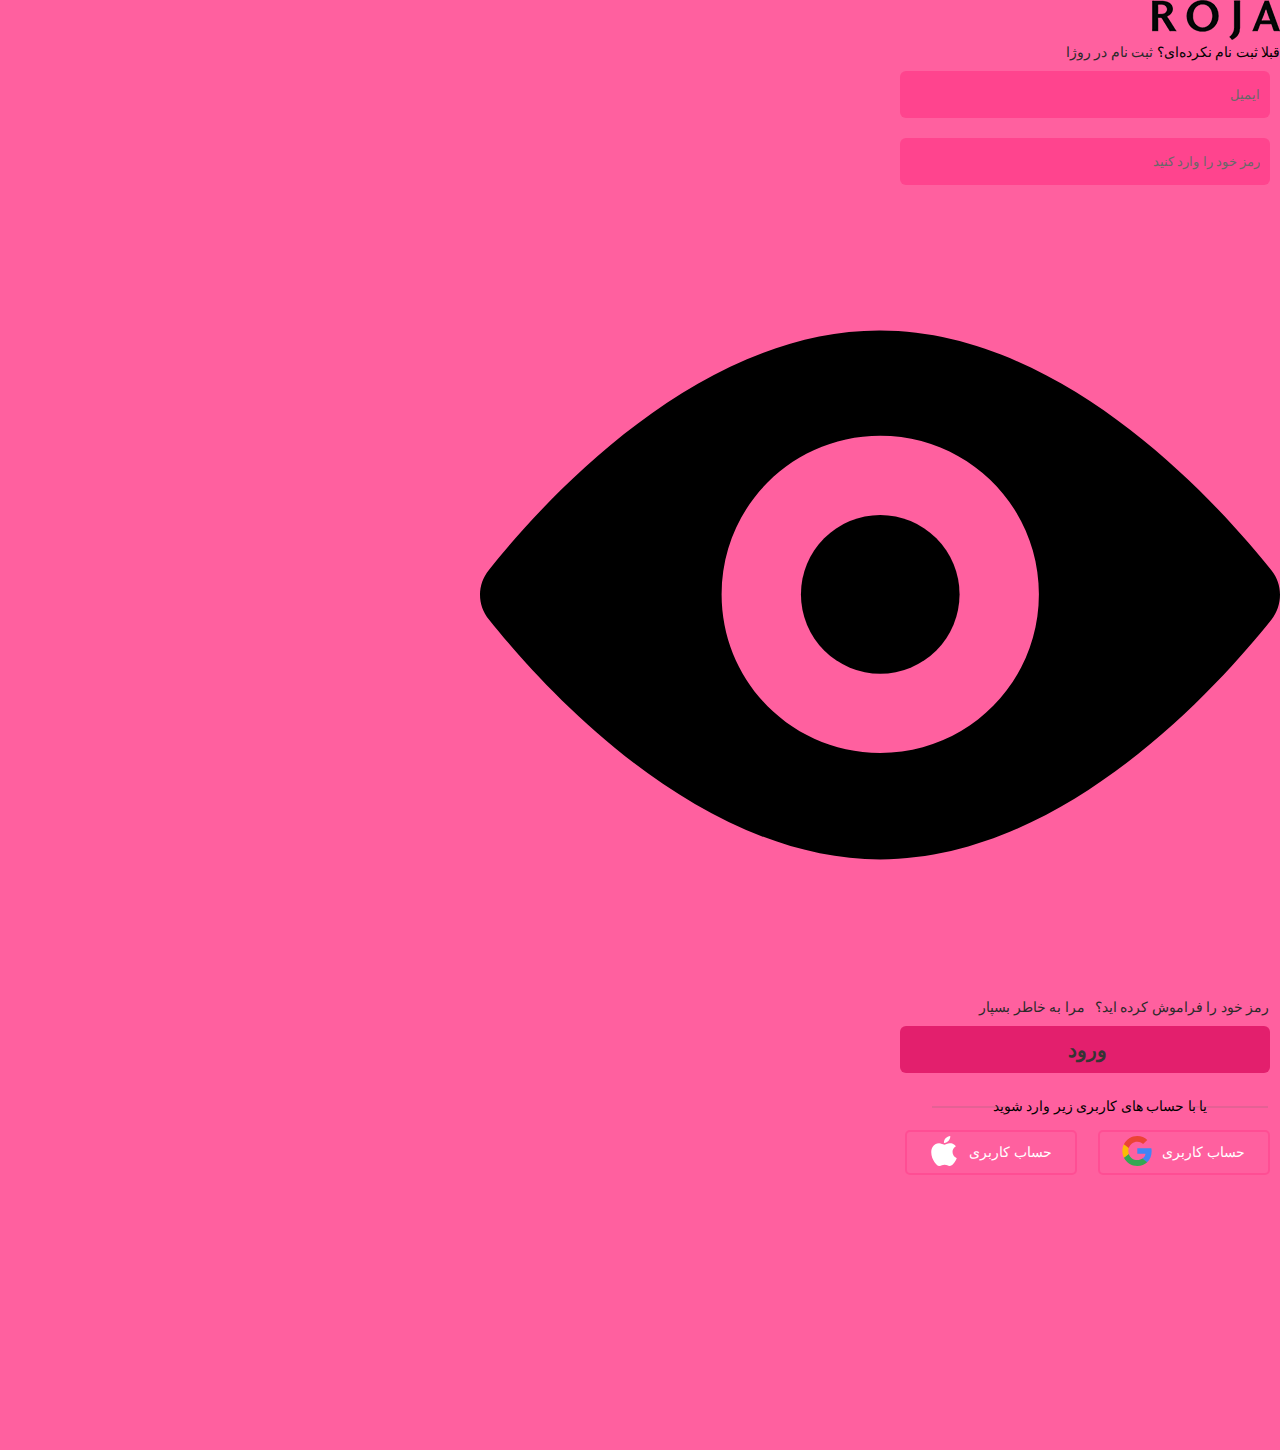
<file: login.html>
<!DOCTYPE html>
<html lang="en">

<head>
    <meta charset="UTF-8">
    <meta name="viewport" content="width=device-width, initial-scale=1.0">
    <title>login</title>
    <link rel="stylesheet" href="./css/style-login.css">
</head>

<body>
    <div class="container">
        <div class="login-boxes">
            <div>
                <img src="./img/footer/logo.png" alt="">
            </div>
            <div class="span-top-box">
                <span>قبلا ثبت نام نکرده‌ای؟
                    <a href="./register.html">ثبت نام در روژا</a>
                </span>
            </div>
            <div class="form-box">
                <form action="">

                    <div class="input-middle">
                        <input type="text" placeholder="ایمیل">
                    </div>
                    <div class="input-middle">
                        <input type="text" placeholder="رمز خود را وارد کنید">
                        <div class="eye-box">
                            <img src="./img/login/visible-eye-svgrepo-com.svg" alt="">
                        </div>
                    </div>
                    <div class="check-boxes">

                        <a class="forget-pass-text" href=""> رمز خود را فراموش کرده اید؟ </a>
                        <div class="remember-me-boxes">
                            <a href="">مرا به خاطر بسپار</a>
                            <div class="remember-me-box">
                                <span></span>
                            </div>
                        </div>

                    </div>
                    <div class="input-down">
                        <input type="submit" value="ورود ">
                    </div>
                </form>
            </div>
               <div class="between-form-and-button">
                    <span> یا با حساب های کاربری زیر وارد شوید</span>
                </div>
                <div class="bottom-box">
                    <div class="button-box-bottom">
                        <div>
                            <a href="">
                                <span> حساب کاربری</span>
                            </a>
                        </div>
                        <div>
                            <img src="./img/register/google-icon-logo-svgrepo-com.svg" alt="">

                        </div>
                    </div>
                    <div class="button-box-bottom">
                        <div>
                            <a href="">
                                <span> حساب کاربری</span>
                            </a>
                        </div>
                        <div>
                            <img src="./img/register/apple-173-svgrepo-com (1).svg" alt="">

                        </div>
                    </div>
                </div>
        </div>

    </div>
</body>

</html>
</file>
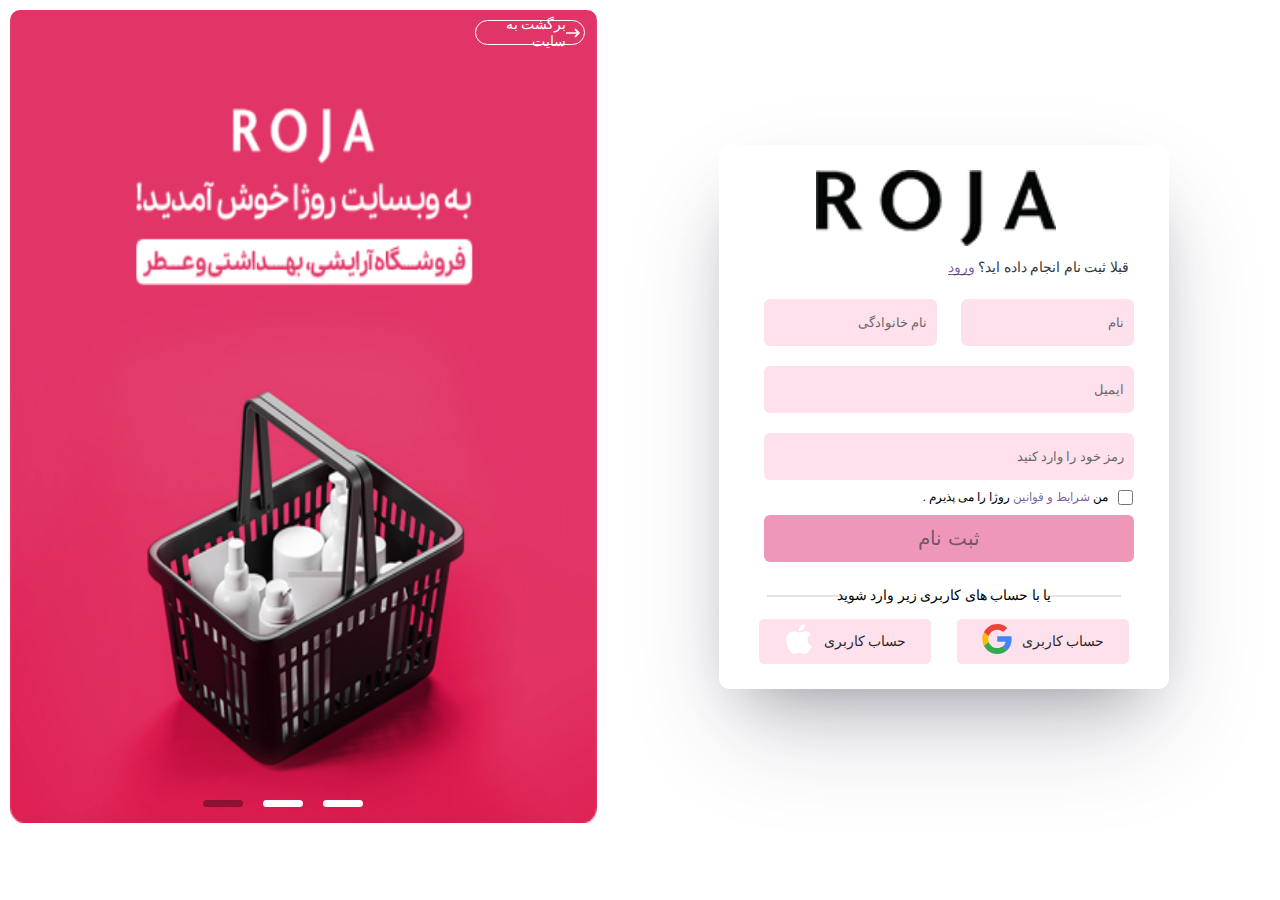
<file: register.html>
<!DOCTYPE html>
<html lang="en">

<head>
    <meta charset="UTF-8">
    <meta name="viewport" content="width=device-width, initial-scale=1.0">
    <title>register rojaShop</title>
    <link rel="stylesheet" href="./css/style-register.css">
</head>

<body>
    <div class="container">
        <div class="container-right">
            <div class="content-boxes">
                <div class="logo-box">
                    <img src="./img/header/logo-header.png" alt="">
                </div>
                <div class="right-span">
                    <span>قبلا ثبت نام انجام داده اید؟
                        <a href="">ورود</a>
                    </span>
                </div>
                <div class="form-box">
                    <form action="">
                        <div class="input-top">
                            <input type="text" placeholder="نام">
                            <input type="text" placeholder="نام خانوادگی">
                        </div>
                        <div class="input-middle">
                            <input type="text" placeholder="ایمیل">
                        </div>
                        <div class="input-middle">
                            <input type="text" placeholder="رمز خود را وارد کنید">
                        </div>
                        <div class="check-boxes">
                            <input type="checkbox">
                            <span>من <a href="">شرایط و قوانین </a> روژا را می پذیرم .</span>
                        </div>
                        <div class="input-down">
                            <input type="submit" value="ثبت نام">
                        </div>
                    </form>
                </div>

                <div class="between-form-and-button">
                    <span> یا با حساب های کاربری زیر وارد شوید</span>
                </div>
                <div class="bottom-box">
                    <div class="button-box-bottom">
                        <div>
                            <a href="www.apple.com">
                                <span> حساب کاربری</span>
                            </a>
                        </div>
                        <div>
                            <img src="./img/register/google-icon-logo-svgrepo-com.svg" alt="">

                        </div>
                    </div>
                    <div class="button-box-bottom">
                        <div>
                            <a href="www.gmail.com">
                                <span> حساب کاربری</span>
                            </a>
                        </div>
                        <div>
                            <img src="./img/register/apple-173-svgrepo-com (1).svg" alt="">

                        </div>
                    </div>
                </div>


            </div>
        </div>
        <div class="container-left">
            <div class="img-box">
                <img src="./img/register/login-image.png" alt="">

            </div>
            <div class="return-button">
                <img src="./img/register/right-direction-svgrepo-com (1).svg" alt="">
                <a href="./index.html">برگشت به سایت </a>

            </div>
            <div class="button-slider">
                <span></span>
                <span></span>
                <span></span>
            </div>
        </div>
    </div>
</body>

</html>
</file>
<file: css/style-login.css>
* {
  margin: 0;
  padding: 0;
  box-sizing: border-box;
}

html,
body {
  direction: rtl;
  text-align: right;
  font-size: 14px;
  font-family: iranYekan;
}

ul,
li {
  list-style: none;
}

a {
  text-decoration: none;
  color: #2a2a2a;
}

::placeholder {
  font-size: 13px;
  font-family: iranYekan;
  color: #696969;
}
.container {
  width: 100%;
  height: 1450px;
  display: flex;
  background-color: #ff096ba5;
  filter: blur(10%);
}
.container-right {
  margin: 32px;
  padding: 10px;
  width: 50%;
  height: 1400px;
  display: flex;
  flex-direction: column;
  justify-content: center;
  align-items: center;
}
.content-boxes {
  width: 450px;
  height: 100%;
  padding: 10px;
}

.container-right .logo-box {
  display: flex;
  width: 260px;
  height: 76px;
  padding-right: 16px;
}
.container-right img {
  width: 100%;
  height: auto;
}
.container-right .right-span {
  margin: 10px 0;
  padding-right: 15px;
  color: #373737;
}
.container-right .right-span a {
  position: relative;
  color: #400d70ad;
}
.container-right .right-span a::after {
  position: absolute;
  content: "";
  width: 22px;
  height: 1px;
  left: 0;
  bottom: 0px;
  background-color: #400d70ad;
}
.container-left {
  width: 50%;
  height: 1400px;
}
.button-box-bottom {
  display: flex;
  width: 172px;
  height: 45px;
  border: 2px solid #ff096b33;
  border-radius: 5px;
  justify-content: center;
  align-items: center;
  transition: all 1s ease-in-out;
}
.button-box-bottom:hover {
  background-color: #ff096ba5;
}
.button-box-bottom a {
  display: flex;
}
.button-box-bottom img {
  width: 30px;
  height: 30px;
}
.button-box-bottom span {
  margin-left: 10px;
  color: #fff;
}
.form-box {
  width: 400px;
}
.form-box .input-top input {
  width: 173px;
  height: 47px;
  outline: none;
  border-radius: 6px;
  border: none;
  padding: 10px;
  background-color: #ff096b52;
  margin: 10px;
}
.form-box .input-middle input {
  width: 370px;
  height: 47px;
  outline: none;
  border-radius: 6px;
  border: none;
  padding: 10px;
  background-color: #ff096b52;
  margin: 10px;
}
.check-boxes {
  display: flex;
  padding-right: 11px;
  align-items: center;
  gap: 10px;
}
.check-boxes span a {
  color: #400d70ad;
}
.check-boxes input {
  width: 20px;
  height: 20px;
}
.between-form-and-button {
  position: relative;
  display: flex;
  justify-content: center;
  width: 90%;
  margin: 15px 0;
}

.between-form-and-button span::before {
  position: absolute;
  content: "";
  height: 1px;
  width: 78px;
  background-color: #69696959;
  right: 12px;
  top: 55%;
  transform: translateY(-50%);
}
.between-form-and-button span::after {
  position: absolute;
  content: "";
  height: 1px;
  width: 78px;
  background-color: #69696959;
  left: 12px;
  top: 55%;
  transform: translateY(-50%);
}

.form-box .input-down input {
  width: 370px;
  height: 47px;
  outline: none;
  border-radius: 6px;
  border: none;
  padding: 10px;
  background-color: #d9085cbd;
  margin: 10px;
  color: #363434;
  font-size: 20px;
  font-weight: bold;
}
.bottom-box {
  width: 386px;
  display: flex;
  justify-content: space-around;
}
</file>
<file: css/style-register.css>
* {
  margin: 0;
  padding: 0;
  box-sizing: border-box;
}

html,
body {
  direction: rtl;
  text-align: right;
  font-size: 14px;
  font-family: iranYekan;
}

ul,
li {
  list-style: none;
}

a {
  text-decoration: none;
  color: #2a2a2a;
}

::placeholder {
  font-size: 13px;
  font-family: iranYekan;
  color: #696969;
}
.container {
  width: 100%;
  display: flex;
  background-color: white;
  filter: blur(10%);
  height: 833px;
}
.container-right {
  margin: 32px;
  padding: 10px;
  width: 50%;
  display: flex;
  flex-direction: column;
  align-items: center;
  justify-content: center;
}
.content-boxes {
  position: relative;
  width: 450px;
  padding: 25px 15px;
  background-color: white;
  border-radius: 10px;
  display: flex;
  flex-direction: column;
  align-items: center;
  box-shadow:
    rgba(50, 50, 93, 0.25) 0px 50px 100px -20px,
    rgba(0, 0, 0, 0.3) 0px 30px 60px -30px;
}

.container-right .logo-box {
  position: relative;
  display: flex;
  width: 256px;
  height: 76px;
  margin-bottom: 43px;
  padding-right: 16px;
}
.container-right img {
  width: 100%;
  height: auto;
}
.container-right .right-span {
  position: absolute;
  margin: 10px 0;
  padding-right: 15px;
  top: 104px;
  color: #373737;
  right: 25px;
}
.container-right .right-span a {
  position: relative;
  color: #400d70ad;
}
.container-right .right-span a::after {
  position: absolute;
  content: "";
  width: 22px;
  height: 1px;
  left: 0;
  bottom: 0px;
  background-color: #400d70ad;
}
.container-left {
  position: relative;
  display: flex;
  width: 50%;
}
.container-left .img-box {
  display: flex;
  width: 100%;
  margin: 10px;
}
.container-left .img-box img {
     width: 100%;
    border-radius: 10px;
    filter: grayscale(18%);
}
.return-button {
  width: 110px;
  height: 25px;
  padding: 0 4px;
  border: 1px solid white;
  border-radius: 25px;
  display: flex;
  position: absolute;
  right: 22px;
  top: 20px;
  color: white;
  align-items: center;
  justify-content: space-evenly;
}
.return-button a {
  color: white;
}
.return-button:hover a {
  color: #ef0b66;
}
.return-button:hover {
  scale: 1.1;
  background-color: #f0b4b4b0;
  color: #ef0b66;
  border: 1px solid #f0b4b4b0;
}

.return-button img {
  width: 14px;
  height: 14px;
}
.button-slider {
  display: flex;
  position: absolute;
  bottom: 20px;
  right: 37%;
  width: 200px;
  height: 20px;
  justify-content: space-evenly;
  align-items: center;
}
.button-slider span:nth-child(3) {
  background-color: #5b0c219c;
}
.button-slider span {
  width: 40px;
  height: 7px;
  background-color: #fff;
  border-radius: 8px;
  display: block;
}
.button-box-bottom {
  display: flex;
  width: 172px;
  height: 45px;
  background-color: #ff096b1f;
  border-radius: 5px;
  justify-content: center;
  align-items: center;
  transition: all 0.5s ease-in-out;
}
.button-box-bottom:hover {
  background-color: #ff096ba5;
}
.button-box-bottom a {
  display: flex;
}
.button-box-bottom img {
  width: 30px;
  height: 30px;
}
.button-box-bottom span {
  margin-left: 10px;
  color: #2a2a2a;
}
.form-box {
  width: 400px;
}
.form-box .input-top input {
  width: 173px;
  height: 47px;
  outline: none;
  border-radius: 6px;
  border: none;
  padding: 10px;
  background-color: #ff096b1f;
  margin: 10px;
}
.form-box .input-middle input {
  width: 370px;
  height: 47px;
  outline: none;
  border-radius: 6px;
  border: none;
  padding: 10px;
  background-color: #ff096b1f;
  margin: 10px;
}
.check-boxes {
  display: flex;
  padding-right: 11px;
  align-items: center;
  gap: 10px;
}
.check-boxes span {
  font-size: 12px;
}
.check-boxes span a {
  color: #400d70ad;
}
.check-boxes input {
  width: 15px;
  height: 15px;
}
.between-form-and-button {
  position: relative;
  display: flex;
  justify-content: center;
  width: 90%;
  margin: 15px 0;
}

.between-form-and-button span::before {
  position: absolute;
  content: "";
  height: 1px;
  width: 78px;
  background-color: #69696959;
  right: 12px;
  top: 55%;
  transform: translateY(-50%);
}
.between-form-and-button span::after {
  position: absolute;
  content: "";
  height: 1px;
  width: 78px;
  background-color: #69696959;
  left: 12px;
  top: 55%;
  transform: translateY(-50%);
}

.form-box .input-down input {
  width: 370px;
  height: 47px;
  outline: none;
  border-radius: 6px;
  border: none;
  padding: 10px;
  background-color: #d9085c6b;
  margin: 10px;
  color: #363434a8;
  font-size: 20px;

  transition: all 0.5s ease-in-out;
}
.form-box .input-down:hover input {
  background-color: #d9085cd1;
  color: #fff;
  font-weight: lighter;
}
.bottom-box {
  width: 370px;
  display: flex;
  justify-content: space-between;
}
</file>
